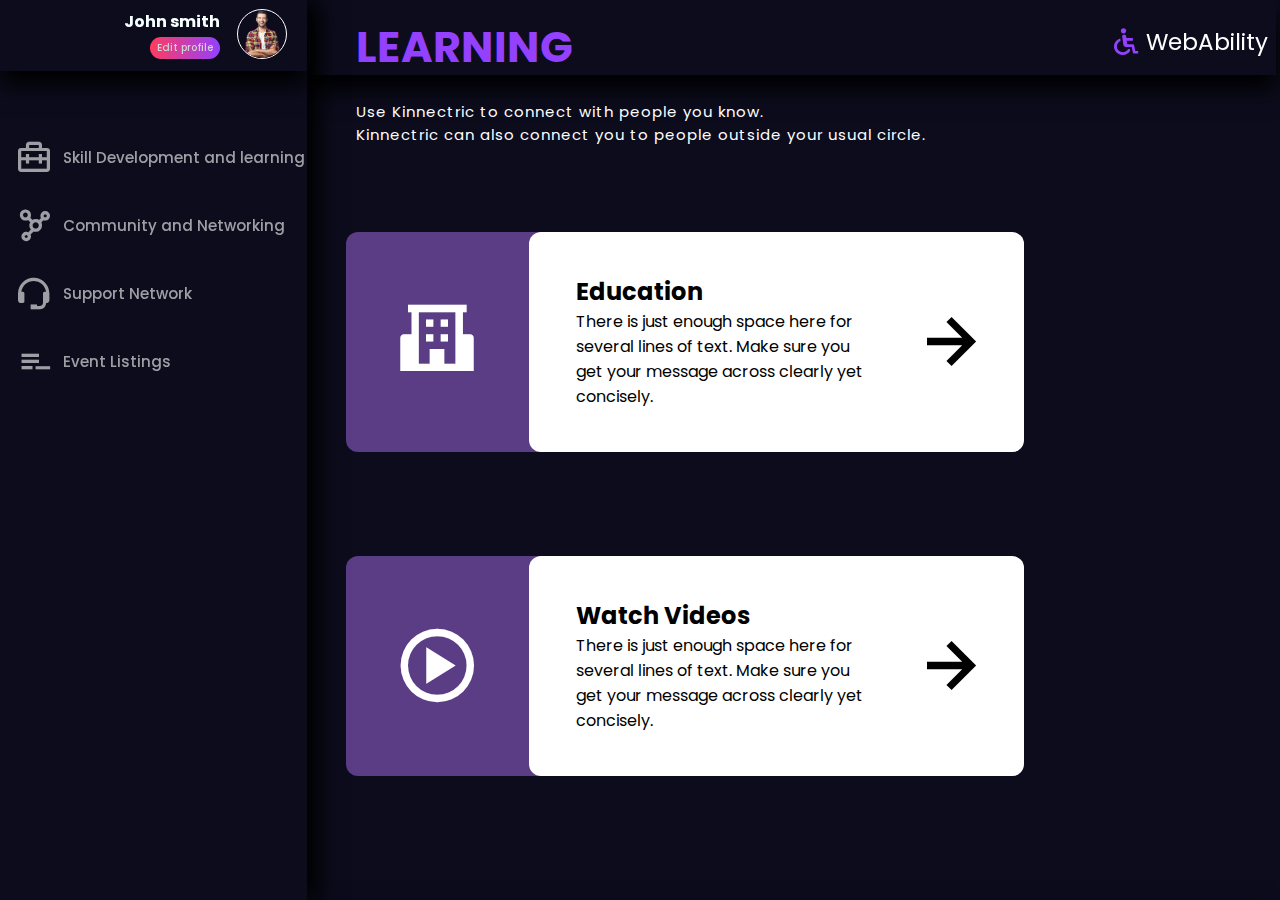
<file: pages/DetailsPage.html>
<!DOCTYPE html>
<html lang="en">
  <head>
    <meta charset="UTF-8" />
    <meta name="viewport" content="width=device-width, initial-scale=1.0" />
    <link
      href="https://unpkg.com/boxicons@2.1.4/css/boxicons.min.css"
      rel="stylesheet"
    />
    <link rel="stylesheet" href="../CSS/home.css" />
    <link rel="stylesheet" href="../CSS/detailsPage.css" />
    <title>Document</title>
  </head>
  <body>
    <div class="details-wrapper">
      
      <div class="side-bar">
        <div class="user-side-bar">
          <div class="user-info-side-bar">
            <p class="name">John smith</p>
            <button><a href="#">Edit profile</a></button>
          </div>
          <img src="../assets/hero.png" alt="profile image" />
        </div>
        
        <div class="content-wrap">
          <div class="content-side-bar">
            <i class="bx bx-briefcase-alt-2"></i>
            <div class="content-info-side-bar">
              <a href="#learning-page-wrapper"
              >Skill Development and learning</a
              >
            </div>
          </div>
          
          <div class="content-side-bar">
            <i class="bx bx-network-chart"></i>
            <div class="content-info-side-bar">
              <a href="#community-wrapper"> Community and Networking</a>
            </div>
          </div>

          <div class="content-side-bar">
            <i class="bx bx-support"></i>
            <div class="content-info-side-bar">
              <a href="#support-page-wrapper">Support Network</a>
            </div>
          </div>
          
          <div class="content-side-bar">
            <i class="bx bx-list-minus"></i>
            <div class="content-info-side-bar">
              <a href="#Event-page-wrapper">Event Listings</a>
            </div>
          </div>
        </div>
      </div>
      
      <div class="de-wrapper">
        <div class="logo"><i class='bx bx-handicap'></i> WebAbility</div>
        <div id="learning-page-wrapper">
          <div class="title">
            <h2>Learning</h2>
            <p>
              Use Kinnectric to connect with people you know.<br />
              Kinnectric can also connect you to people outside your usual
              circle.
            </p>
          </div>
          <div class="wrap">
            <div class="cont-wrapper">
              <i class="bx bxs-school"></i>
              <div class="wrap-info">
                <div>
                  <h2>Education</h2>
                  <p>
                    There is just enough space here for several lines of text.
                    Make sure you get your message across clearly yet concisely.
                  </p>
                </div>
                <i class="bx bx-right-arrow-alt" id="edu-arrow"></i>
              </div>
            </div>
            <div class="detail-wrap hide" >
              <p ><a href="./VideosPage.html?q=blind-community" >Blind Community</a></p>
              <p><a href="./VideosPage.html?q=deaf-community">Deaf Community</a></p>
              <p><a href="./VideosPage.html?q=disable-community-support">For Other Disabilities</a></p>
            </div>
          </div>
          <div class="wrap">
            <div class="cont-wrapper">
              <i class="bx bx-play-circle"></i>
              <div class="wrap-info">
                <div>
                  <h2>Watch Videos</h2>
                  <p>
                    There is just enough space here for several lines of text.
                    Make sure you get your message across clearly yet concisely.
                  </p>
                </div>
                <i class="bx  bx-right-arrow-alt" id="video-arrow"></i>
              </div>
            </div>
            <div class="detail-wraps hide">
              <p><a href="./VideosPage.html?q=emotional-support">Emotional Support</a></p>
              <p><a href="./VideosPage.html?q=documenteries">Documenteries</a></p>
              <p><a href="./VideosPage.html?q=additional-skills">Additional skills</a></p>
            </div>
          </div>
        </div>
        <div id="community-wrapper">
          <div class="title">
            <h2>Networking</h2>
            <p>
              Building Connections and Networks for Differently-Abled
              Individuals.
            </p>
          </div>

          <div class="search-bar">
            <input type="text" id="search" placeholder="Search..." />
            <i class="bx bx-search-alt-2"></i>
          </div>

          <div class="searched-users">
            <div class="users-info">
              <img src="../assets/hero.png" alt="profile" />
              <h6>Byline Bookstore</h6>
              <p>
                <i class="bx bx-location-plus"></i> Addis Abeba
                <br />
                <i class="bx bxs-phone-call"></i> 095645443
                <br />
                <i class="bx bxl-telegram"></i> @Byline Bookstore
              </p>
            </div>

            <div class="users-info">
              <img src="../assets/hero.png" alt="profile" />
              <h6>Byline Bookstore</h6>
              <p>
                <i class="bx bx-location-plus"></i> Addis Abeba
                <br />
                <i class="bx bxs-phone-call"></i> 095645443
                <br />
                <i class="bx bxl-telegram"></i> @Byline Bookstore
              </p>
            </div>

            <div class="users-info">
              <img src="../assets/hero.png" alt="profile" />
              <h6>Byline Bookstore</h6>
              <p>
                <i class="bx bx-location-plus"></i> Addis Abeba
                <br />
                <i class="bx bxs-phone-call"></i> 095645443
                <br />
                <i class="bx bxl-telegram"></i> @Byline Bookstore
              </p>
            </div>

            <div class="users-info">
              <img src="../assets/hero.png" alt="profile" />
              <h6>Byline Bookstore</h6>
              <p>
                <i class="bx bx-location-plus"></i> Addis Abeba
                <br />
                <i class="bx bxs-phone-call"></i> 095645443
                <br />
                <i class="bx bxl-telegram"></i> @Byline Bookstore
              </p>
            </div>
          </div>
        </div>

        <div id="support-page-wrapper">
          <div class="title">
            <h2>Get Help</h2>
            <p>
              Use Kinnectric to connect with people you know. Kinnectric can
              also connect you to people outside your usual circle.
            </p>
          </div>

          <div class="support-wrapper">
            <div id="first-card" class="card">
              <div class="info">
                <h4>Don't hesitate to contact us</h4>

                <div class="detail-info">
                  <h1>Mengistu Derage</h1>
                  <p>
                    <i class="bx bx-phone"></i> Phone:
                    <br />
                    0934532367
                  </p>

                  <p>
                    <i class="bx bxl-telegram"></i> Telegram:
                    <br />
                    @mengistuderage
                  </p>

                  <p>
                    <i class="bx bx-envelope"></i> Email:
                    <br />
                    mengistuderage@gmail.com
                  </p>

                  <p>
                    <i class="bx bx-current-location"></i> Location:
                    <br />
                    Jimma, JIT University
                  </p>
                </div>
              </div>

              <img src="../assets/customerservice.jpg" alt="Get Support" />

              <button><a href="#second-card"><i class="bx bx-right-arrow-alt"></i></a></button>

            </div>

            <div id="second-card" class="card">
              <div class="info">
                <h4>Don't hesitate to contact us</h4>

                <div class="detail-info">
                  <h1>Mengistu Derage</h1>
                  <p>
                    <i class="bx bx-phone"></i> Phone:
                    <br />
                    0934532367
                  </p>

                  <p>
                    <i class="bx bxl-telegram"></i> Telegram:
                    <br />
                    @mengistuderage
                  </p>

                  <p>
                    <i class="bx bx-envelope"></i> Email:
                    <br />
                    mengistuderage@gmail.com
                  </p>

                  <p>
                    <i class="bx bx-current-location"></i> Location:
                    <br />
                    Jimma, JIT University
                  </p>
                </div>
              </div>

              <img src="../assets/customerservice.jpg" alt="Get Support" />

              <button><a href="#first-card"><i class="bx bx-left-arrow-alt"></i></a></button>
            </div>
          </div>
        </div>

        <div id="Event-page-wrapper">
          <h1>Events</h1>
          <div class="Event-Listings">
            <div class="event">
              <img src="../assets/Events.png" alt="Event" />
              <div class="Event-discription">
                <h2>Our Biggest</h2>
                <p>
                  We're going global! This year's Mega Media Summit will be
                  streamed on a virtual platform across eight time zones, with
                  participants worldwide. <br />
                  Get the latest industry insights, mingle with fellow
                  practitioners, and get inspired by our keynote speakers during
                  this exciting 3-day virtual conference.
                </p>
                <button>
                  Reserve your seat <i class="bx bx-right-arrow-alt"></i>
                </button>
              </div>
            </div>
            <div class="event">
              <img src="../assets/Events.png" alt="Event" />
              <div class="Event-discription">
                <h2>Our Biggest</h2>
                <p>
                  We're going global! This year's Mega Media Summit will be
                  streamed on a virtual platform across eight time zones, with
                  participants worldwide. <br />
                  Get the latest industry insights, mingle with fellow
                  practitioners, and get inspired by our keynote speakers during
                  this exciting 3-day virtual conference.
                </p>
                <button>
                  Reserve your seat <i class="bx bx-right-arrow-alt"></i>
                </button>
              </div>
            </div>
          </div>
        </div>
      </div>
    </div>


    <script src="../JS/detailsPage.js"></script>
  </body>
</html>
</file>
<file: CSS/home.css>
@import url("https://fonts.googleapis.com/css2?family=Gochi+Hand&family=Poppins:wght@100;200;300;400;500;600;700;800&display=swap");

* {
  margin: 0;
  padding: 0;
  box-sizing: border-box;
  font-family: "Poppins", sans-serif;
}

html {
  scroll-behavior: smooth;
  scroll-snap-type: y mandatory;
}

::-webkit-scrollbar {
  display: none;
}

body {
  background: #0c0c1d;
  width: 100%;
  height: 100vh;
}
a {
  text-decoration: none;
  color: inherit;
}
.home {
  width: 100vw;
  height: 100vh;
  scroll-snap-align: center;
}
.home h3 {
  display: none;
}
.home .user {
  position: relative;
  width: 100%;
  display: grid;
  grid-template-columns: 1fr 1fr;
  flex-direction: column;
  gap: 40px;
  padding: 20px 20px 16px 0;
  box-shadow: 0 8px 12px #000;
  align-items: center;
}

.logo {
  display: flex;
  flex-direction: row;
  justify-content: start;
  color: white;
  margin-left: 9%;
  font-size: 23px;
  gap: 2%;
  align-items: center;
}

.logo i {
  color: #9340ff;
  font-size: 32px;
}
.user-info {
  display: flex;
  flex-direction: row;
  justify-content: end;
  gap: 3%;
}

.user .main-info {
  width: max-content;
  display: flex;
  flex-direction: column;
  gap: 3px;
  align-items: end;
  justify-content: center;
}
.main-info p {
  color: #fff;
  font-weight: bold;
  font-size: 21px;
}
.main-info button,
.main-info a {
  border: none;
  background: linear-gradient(to right, #ff3c5f, #9340ff);
  padding: 3px 8px;
  border-radius: 11px;
  text-decoration: none;
  color: black;
  cursor: pointer;
  font-weight: 500;
}
.user img,
.community img,
.cont img {
  background: transparent;
  width: 70px;
  height: 70px;
  border-radius: 50%;
  margin-right: 20px;
  border: 1px solid #ececec;
}

.home-wrapper {
  display: flex;
  flex-direction: row;
  gap: 17%;
}
.left-wrapper {
  margin-left: 10%;
}
.left-wrapper h1 {
  margin-top: 25%;
  color: white;
  font-size: 66px;
  width: 405px;
}
.mainpage h1 {
  width: 526px !important;
}
.left-wrapper span {
  color: #9340ff;
}
.home-wrapper img {
  width: 550px;
}
.home-wrapper button {
  margin-top: 18%;
  padding: 19px 49px;
  border-radius: 32px;
  border: none;
  background: linear-gradient(to right, #ff3c5f, #9340ff);
  cursor: pointer;
  color: black;
  font-weight: 600;
  transition: 1s all ease-in;
  font-size: 19px;
}
.home-wrapper button:hover {
  background: linear-gradient(to left, #ff3c5f, #9340ff);
}
@media (max-width: 1000px) {
  .home img {
    display: none;
  }
}
@media (max-width: 542px) {
  .main-info button {
    width: 90px;
  }
}
</file>
<file: CSS/detailsPage.css>
a {
  text-decoration: none;
  z-index: 101;
}

.details-wrapper .logo {
  position: fixed;
  top: 25px;
  right: 15px;
}

.details-wrapper {
  height: 100vh;
  width: 100%;
  scroll-snap-align: center;
  display: flex;
}

#menu-icon{
  display: flex;
  align-items: center;
  color: #f7eded;
  font-size: 250%;
  cursor: pointer;
  position: absolute;
  top: 24px;
  left: 15px;
  display: none;
  z-index: 1001;
}
.side-bar {
  flex: 0 0 24%;
  display: flex;
  flex-direction: column;
  height: 100%;
  background-color: #0c0c1d;
  box-shadow: 12px 0 22px #000;
  gap: 4%;
  transition: all .2s ease;
  z-index: 1000;
}
.user-side-bar {
  justify-content: end;
  align-items: center;
  display: flex;
  gap: 3%;
  flex-direction: row;
  padding: 9px 20px 4% 9%;
  box-shadow: 0 14px 22px #000;
}
.user-side-bar img {
  width: 50px;
  height: 50px;
  margin: 0 0 0 9px;
  border-radius: 50%;
  border: 1px solid #fff;
}
.user-info-side-bar .name {
  font-size: 16px;
  width: max-content;
  font-weight: 700;
}

.user-info-side-bar button {
  width: 70px;
  font-size: 10px;
  border-radius: 21px;
  padding: 3px 2px;
  border: none;
  background: linear-gradient(to right, #ff3c5f, #9340ff);
  border-radius: 11px;
  text-decoration: none;
  cursor: pointer;
  font-weight: 500;
}
.user-info-side-bar {
  width: max-content;
  display: flex;
  flex-direction: column;
  align-items: flex-end;
  gap: 3px;
  color: rgb(247, 255, 255);
}

.user-info-side-bar a {
  color: lightgray !important;
  text-decoration: none;
}

.content-wrap {
  display: flex;
  flex-direction: column;
  gap: 30px;
  margin-top: 10%;
}
.content-side-bar {
  display: flex;
  gap: 10px;
  padding-left: 5%;
  width: 100%;
  justify-content: center;
  align-items: center;
  opacity: 0.6;
}
.content-side-bar:hover a,
.content-side-bar:hover i,
.content-side-bar:focus a,
.content-side-bar:focus i {
  color: #9340ff !important;
  opacity: 1;
}
.content-info-side-bar {
  width: 100%;
}
.content-info-side-bar a {
  width: 100%;
  text-decoration: none;
  color: rgb(255, 255, 255);
  font-size: 15px;
  font-weight: 500;
}
.content-side-bar i {
  color: rgb(255, 255, 255);
  font-size: 38px;
}

.de-wrapper {
  flex: 1;
  height: 100vh;
  width: calc(100vw - 32%);
  scroll-snap-type: y mandatory;
  scroll-behavior: smooth;
  overflow: scroll;
}

#community-wrapper,
#learning-page-wrapper {
  height: 100vh;
  width: calc(100vw - 32%);
  scroll-snap-align: center;
  display: flex;
  flex-direction: column;
  justify-content: start;
}
#learning-page-wrapper .title {
  display: flex;
  flex-direction: column;
  gap: 10px;
}

#learning-page-wrapper .title h2,
#community-wrapper .title h2,
#Event-page-wrapper h1,
#support-page-wrapper h2 {
  text-transform: uppercase;
  color: #9340ff;
  font-weight: 700;
  font-size: 43px;
  padding: 15px 0 0 5%;
  white-space: nowrap;
  box-shadow: 0 14px 22px #000;
  width: 100%;
  height: 75px;
}

#learning-page-wrapper .title p,
#community-wrapper .title p,
#support-page-wrapper p {
  color: #ffffff;
  font-size: 15px;
  margin: 15px 0 0 5%;
  font-weight: 400;
  letter-spacing: 1px;
}

.wrap {
  display: flex;
  align-items: center;
  justify-content: start;
  width: 100%;
  height: 36%;
}
#learning-page-wrapper .wrap .cont-wrapper {
  display: flex;
  align-items: center;
  justify-content: center;
  background: #5b3d85;
  border-radius: 12px;
  margin: 7% 0 0 4%;
  width: 70%;
  height: 68%;
  z-index: 100;
}
.wrap-info {
  display: flex;
  align-items: center;
  gap: 3px;
  background: #ffffff;
  height: 100%;
  padding: 20px 0 20px 7%;
  border-radius: 12px;
}
.wrap h3 {
  font-size: 40px;
  cursor: pointer;
  white-space: nowrap;
}

.wrap .bxs-school,
.wrap .bx-right-arrow-alt,
.bx-play-circle {
  font-size: 88px;
  padding: 20px 7% 20px 7%;
  color: #000;
  cursor: pointer;
}
.wrap .bxs-school,
.bx-play-circle {
  color: #ffffff;
}
.detail-wrap,
.detail-wraps {
  display: flex;
  flex-direction: column;
  align-self: flex-end;
  height: 59%;
  margin-left: 1%;
  gap: 8px;
  transition: all .5s ease-in-out;
}
.hide{
  margin-left: -30%;
}
.detail-wrap p,
.detail-wraps p {
  padding: 5px 10%;
  background: #5b3d85;
  color: #ececec;
  border-radius: 8px;
  white-space: nowrap;
  margin-left: 5px;
  width: 185px;
  text-align: center;
}


.wrap a {
  text-decoration: none;
  color: inherit;
  font-weight: 400;
}

#community-wrapper {
  gap: 8%;
}
.searched-users {
  display: flex;
  flex-wrap: wrap;
  justify-content: flex-start;
  gap: 3%;
  width: 100%;
  padding: 30px;
  overflow-x: scroll;
}

.searched-users .user {
  display: flex;
  flex-direction: column;
  justify-content: center;
  gap: 5px;
  border: 1px solid #9340FF;
  padding: 7px;
  border-radius: 8px;
}
.searched-users .user img {
  width: 200px;
  height: 200px;
  border-radius: 0;
  border: none;
  margin-bottom: 4%;
  margin-right: 0;
}
.user p{
  font-size: 22px;
  color: #FFF;
  font-weight: 600;
}
.searched-users .user .user-info {
  display: flex;
  flex-direction: column;
}
.user-info p{
  color: lightgray;
  font-size: 16px;
}

.user i {
  color: #9340ff;
  font-size: 16px;
  margin-top: 5px;
  opacity: 0.6;
}
#support-page-wrapper {
  width: 100%;
  height: 100%;
  /* display: flex; */
  justify-content: center;
  align-items: center;
  scroll-snap-align: center;
}

.support-wrapper {
  display: flex;
  gap: 5%;
  width: 100%;
  height: 82%;
  align-items: center;
  scroll-snap-type: x mandatory;
  scroll-behavior: smooth;
  overflow-x: scroll;
}
.support-wrapper .card {
  display: flex;
  margin: 0 20%;
  gap: 4%;
  justify-content: center;
  align-items: center;
  scroll-snap-align: center;
}
.support-wrapper .card:last-child  button{
  display: none;
}
.support-wrapper .info {
  display: flex;
  flex-direction: column;
  gap: 7%;
  align-items: center;
}
.support-wrapper .info h4 {
  font-size: 22px;
  font-weight: 700;
  color: #8f3aff;
  width: 300px;
  margin-bottom: 30px;
}
.info .detail-info {
  display: flex;
  flex-direction: column;
  color: white;
  gap: 10px;
}
.detail-info p {
  display: flex;
  align-items: center;
  gap: 4%;
  opacity: 0.9;
  font-size: 14px;
}
.detail-info h1 {
  font-size: 30px;
  font-weight: 600;
  background-color: transparent;
}
.info i {
  font-size: 34px;
  color: #8f3aff;
  align-items: center;
}

.support-wrapper img {
  width: 450px;
}
.support-wrapper button {
  border-radius: 50%;
  border: none;
  margin-left: 12px;
  color: white;
  font-weight: 600;
  background-color: #9340ff;
  opacity: 0.6;
  display: flex;
  align-self: center;
  align-items: center;
}
.support-wrapper button i {
  font-size: 70px;
}
.support-wrapper button:hover {
  opacity: 1;
}
#Event-page-wrapper {
  width: 100%;
  height: 100vh;
  scroll-snap-align: center;
}
.Event-Listings {
  width: 100%;
  height: 100%;
  scroll-snap-type: y mandatory;
  align-items: center;
  overflow: scroll;
}
.event {
  display: flex;
  justify-content: center;
  align-items: center;
  flex-direction: row;
  padding-left: 42px;
  scroll-snap-align: center;
  width: 100%;
  height: 100%;
  gap: 6%;
  padding-bottom: 100px;
}
.Event-Listings img {
  width: 400px;
  border-radius: 14%;
}
.Event-description {
  display: flex;
  flex-direction: column;
}
.link  {
  width: 100%;
  padding: 10px 23px;
  background: linear-gradient(to right, #ff3c5f, #9340ff);
  color: white;
  border: none;
  border-radius: 8px;
  transition: 0.5s ease;
  cursor: pointer;
}

.link :hover {
  opacity: 0.7;
}
.icon {
  align-items: center;
  align-content: center;
  justify-content: center;
  font-size: 12px;
}
.eventtitle  {
  font-weight: 700;
  font-size: 55px;
  color: white;
}
.eventdiscription {
  margin: 7% 0;
  width: 80%;
  font-size: 14px;
  color: white;
  opacity: 0.6;
}

@media (max-width: 1248px){
  .wrap h2{
    font-size: 37px;
  }
  .support-wrapper img{
    width: 410px;
  }
}

@media (max-width: 1173px) {
  .wrap h2 {
    font-size: 32px;
  }
  .wrap-info{
    overflow: scroll;
  }
  .wrap-info p {
    font-size: 14px;
  }
  .support-wrapper .info h4 {
    font-size: 25px;
  }
  .support-wrapper img {
    width: 300px;
  }
  .detail-info h1{
    font-size: 17px;
  }
  .detail-info p{
    font-size: 11px;
  }
  .support-wrapper button{
    padding: 5px 5px;
  }
  .Event-discription h2{
    font-size: 53px;
  }
  .Event-Listings img {
    width: 375px;
  }
}

@media (max-width: 1040px){
  .user-info-side-bar .name{
    font-size: 14px;
  }
  .wrap h2{
    font-size: 27px;
  }
  .wrap .bxs-school, 
  .wrap 
  .bx-right-arrow-alt, 
  .bx-play-circle {
    font-size: 66px;
  }
  .wrap{
    height: 31%;
  }
  .Event-discription h2{
    font-size: 45px;
  }
  .Event-Listings img {
    width: 340px;
  }
}

@media (max-width: 912px){
  .side-bar{
    position: absolute;
    left: -100%;
    z-index: 1000;
  }
  .side-bar.open{
    left: 0;
  }
  #community-wrapper, #learning-page-wrapper, #support-page-wrapper, #Event-page-wrapper {
    margin-left: 20px;
    width: 100vw;
  }
  #menu-icon{
    display: block;
  }
  .detail-info{
    gap: 0;
  }
  .support-wrapper img {
    width: 349px;
  }
  .detail-info h1{
    font-size: 24px;
  }

}
@media (max-width: 719px){
  .support-wrapper img {
    width: 300px;
  }
  .support-wrapper #first-card .info .detail-info p{
    font-size: 12px;
  }
  .detail-info h1{
    font-size: 23px;
  }
  .support-wrapper button i {
    font-size: 50px;
  }
  .event{
    flex-direction: column;
    gap: 0;
    align-items: start;
  }
}


@media (max-width: 680px){
  #learning-page-wrapper .title h2, 
  #community-wrapper .title h2,
  #Event-page-wrapper h1, 
  #support-page-wrapper h2 {
    font-size: 39px;
    margin-left: 15px;
  }

  .wrap-info p{
     font-size: 12px; 
  }
  .wrap .bxs-school, 
  .wrap 
  .bx-right-arrow-alt, 
  .bx-play-circle{
    font-size: 60px;
  }
  .support-wrapper button{
    display: none;
  }
}
@media (max-width: 620px){
  .wrap-info{
    display: none;
  }
  #learning-page-wrapper .wrap .cont-wrapper{
    background: #ececec;
    width: 50%;
  }
  .hide{
    margin-left: 0;
  }
  .wrap .bxs-school, 
  .wrap 
  .bx-right-arrow-alt, 
  .bx-play-circle{
    color: #5b3d85;
    font-size: 88px;
  }
  .detail-wrap, 
  .detail-wraps {
    height: 66%;
  }
  .support-wrapper img {
    width: 275px;
  }
}
@media (max-width: 471px){
  #learning-page-wrapper .title h2, 
  #community-wrapper .title h2,
  #Event-page-wrapper h1, 
  #support-page-wrapper h2 {
    margin-left: 25px;
  }
  .logo{
    font-size: 16px;
  }
  #learning-page-wrapper .wrap .cont-wrapper{
    width: 40%;
  }
  .Event-Listings img {
    width: 315px;
  }

}
</file>
